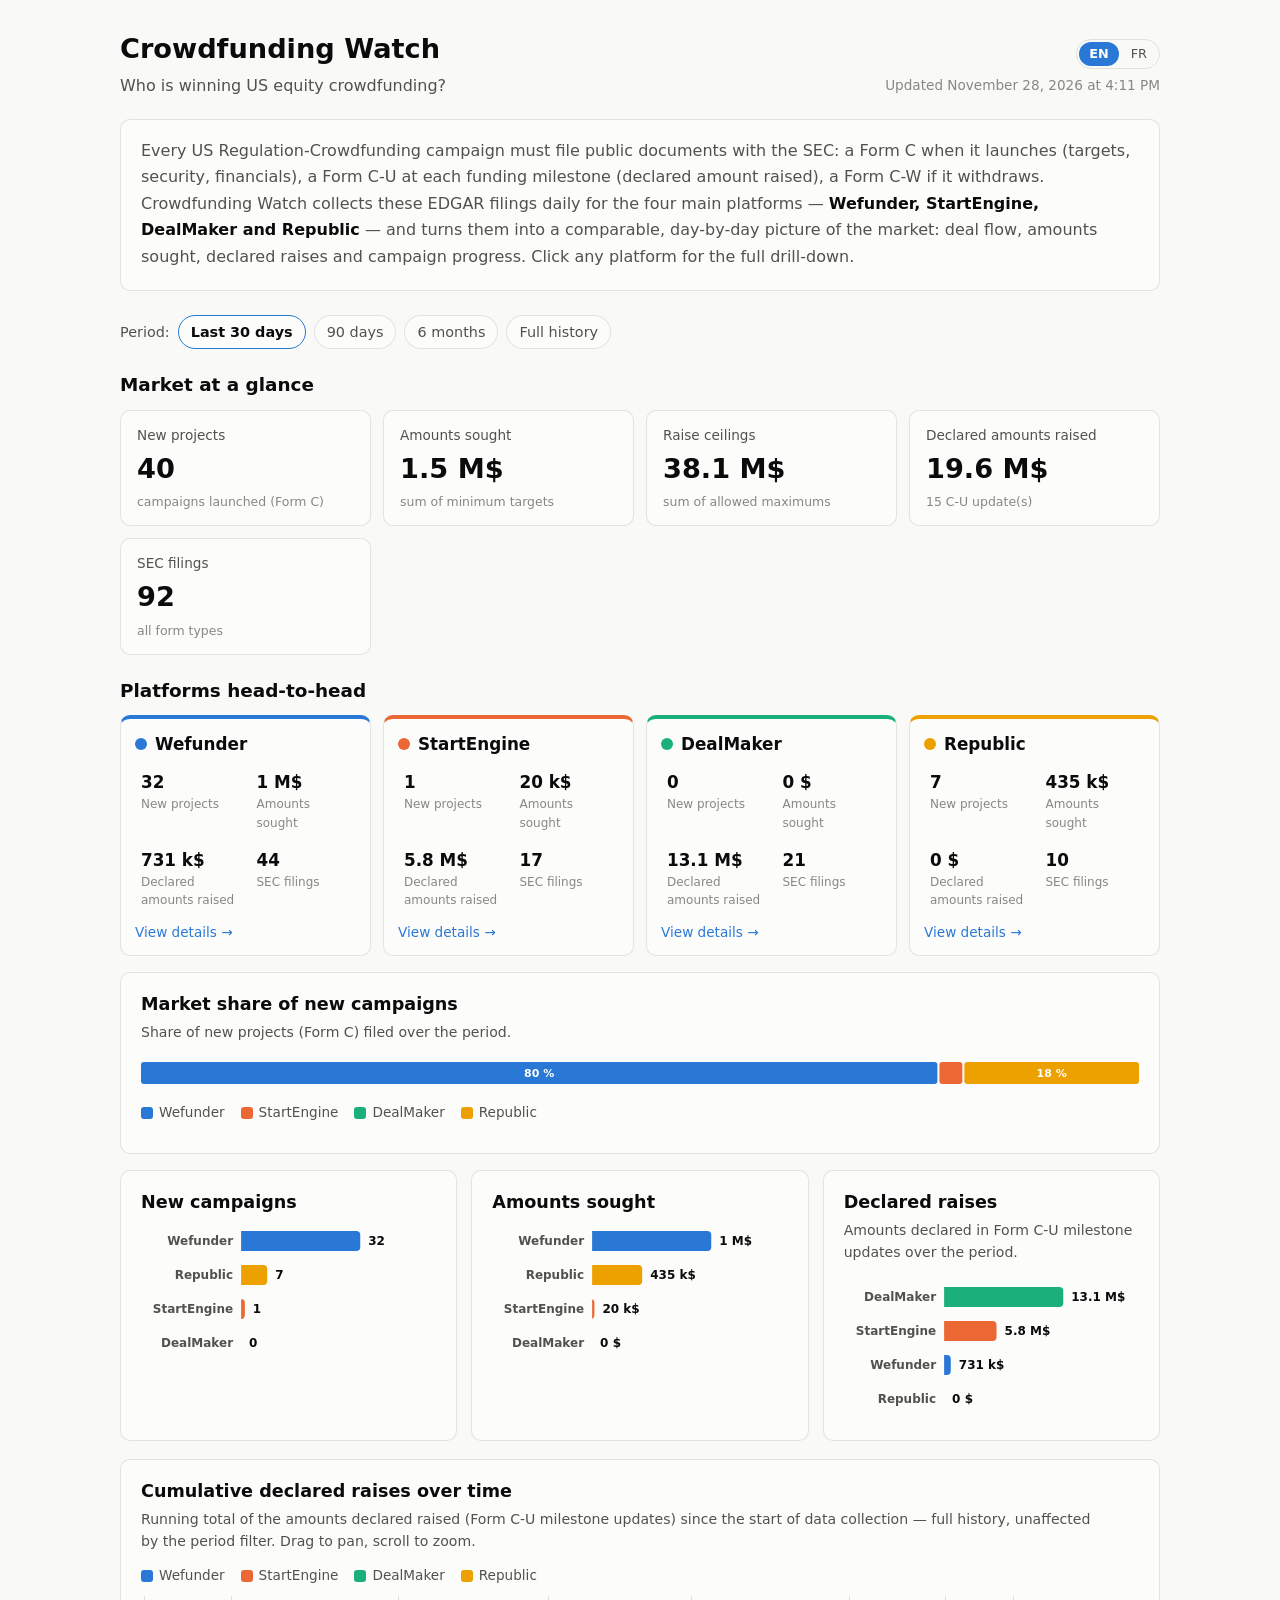
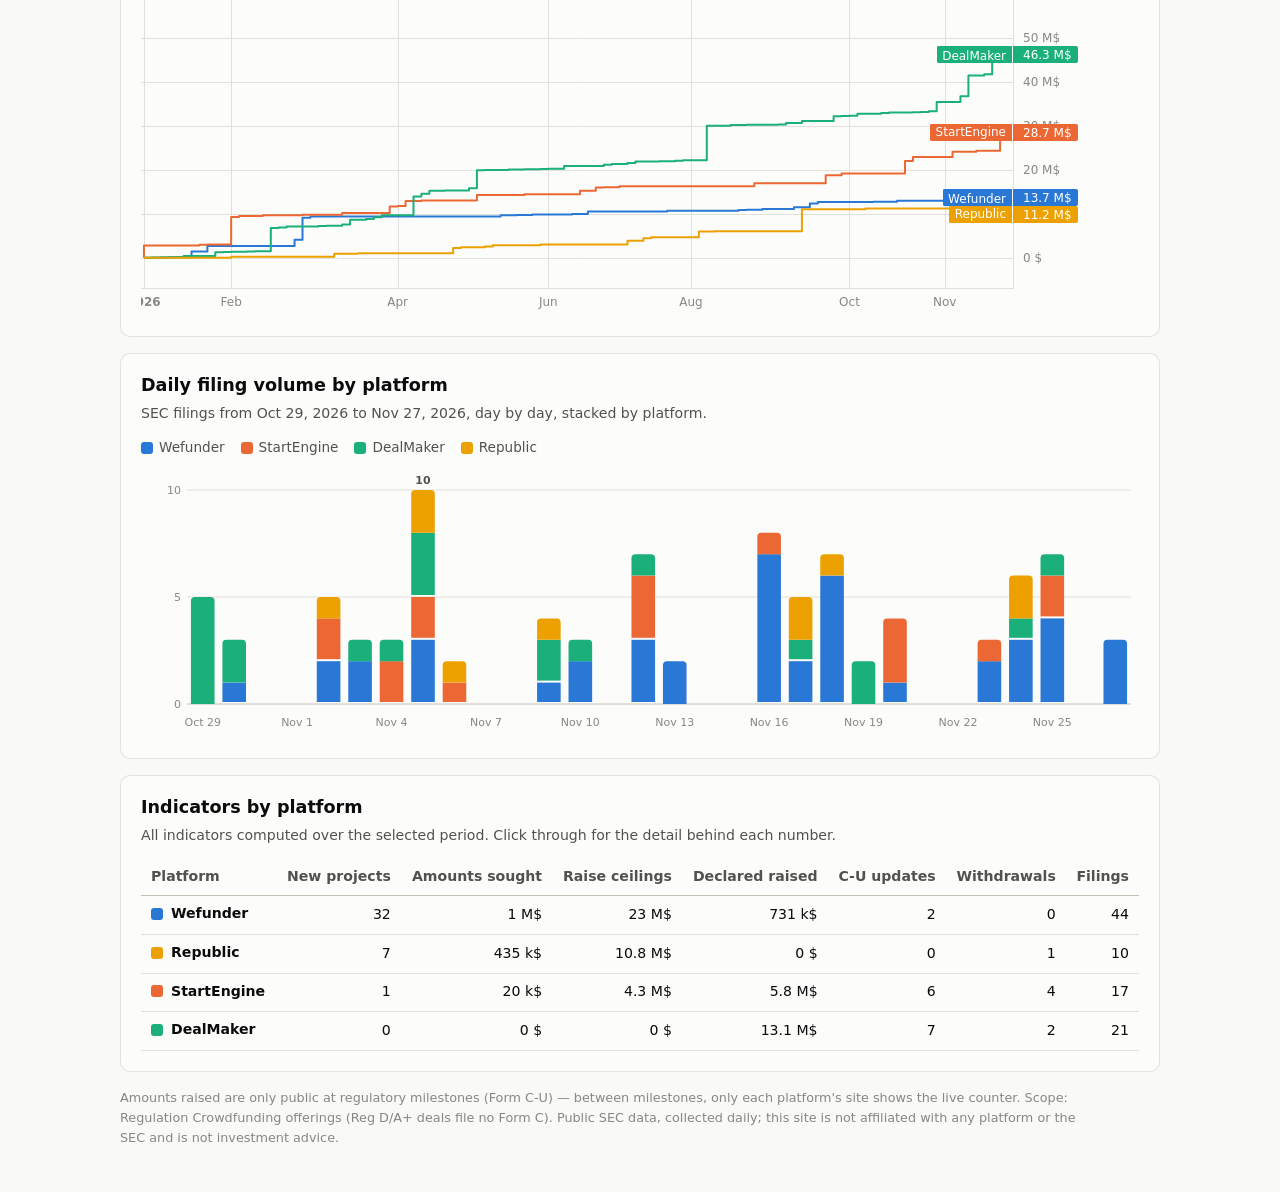
<file: index.html>
<!DOCTYPE html>
<html lang="en">
<head>
  <meta charset="utf-8">
  <meta name="viewport" content="width=device-width, initial-scale=1">
  <title>Crowdfunding Watch</title>
  <meta name="description" content="Comparative daily tracker of the main US equity-crowdfunding platforms — Wefunder, StartEngine, DealMaker, Republic — from SEC EDGAR filings.">
  <link rel="stylesheet" href="style.css">
  <link rel="icon" href="data:image/svg+xml,%3Csvg xmlns='http://www.w3.org/2000/svg' viewBox='0 0 16 16'%3E%3Crect x='1' y='8' width='3' height='7' rx='1' fill='%232a78d6'/%3E%3Crect x='6' y='4' width='3' height='11' rx='1' fill='%23eb6834'/%3E%3Crect x='11' y='1' width='3' height='14' rx='1' fill='%231baf7a'/%3E%3C/svg%3E">
</head>
<body>
  <header class="site-header">
    <div>
      <h1 data-i18n="brand"></h1>
      <p class="subtitle" id="hero-title" data-i18n="heroTitle"></p>
    </div>
    <div class="header-right">
      <nav class="lang-toggle" aria-label="Language / Langue">
        <button class="lang-btn" data-lang="en" aria-pressed="true">EN</button>
        <button class="lang-btn" data-lang="fr" aria-pressed="false">FR</button>
      </nav>
      <p class="updated" id="updated-at" aria-live="polite"></p>
    </div>
  </header>

  <main>
    <section class="card hero">
      <p data-i18n-html="heroText"></p>
    </section>

    <nav class="filter-row" aria-label="Filters">
      <span class="filter-label" data-i18n="period"></span>
      <button class="range-btn" data-days="30" data-i18n="range30"></button>
      <button class="range-btn" data-days="90" data-i18n="range90"></button>
      <button class="range-btn" data-days="180" data-i18n="range180"></button>
      <button class="range-btn" data-days="0" data-i18n="rangeAll"></button>
    </nav>

    <h2 class="section-title" data-i18n="marketTitle"></h2>
    <section class="kpi-row" id="market-kpis"></section>

    <h2 class="section-title" data-i18n="platformsTitle"></h2>
    <section class="platform-cards" id="platform-cards"></section>

    <section class="card">
      <h2 data-i18n="shareTitle"></h2>
      <p class="card-note" data-i18n="shareNote"></p>
      <div class="chart-wrap"><svg id="share-chart" role="img"></svg></div>
      <div class="legend" id="share-legend" role="list"></div>
    </section>

    <div class="compare-row">
      <section class="card">
        <h2 data-i18n="compareNewTitle"></h2>
        <div class="chart-wrap"><svg id="compare-new-chart" role="img"></svg></div>
      </section>
      <section class="card">
        <h2 data-i18n="compareTargetTitle"></h2>
        <div class="chart-wrap"><svg id="compare-target-chart" role="img"></svg></div>
      </section>
      <section class="card">
        <h2 data-i18n="compareRaisedTitle"></h2>
        <p class="card-note" data-i18n="compareRaisedNote"></p>
        <div class="chart-wrap"><svg id="compare-raised-chart" role="img"></svg></div>
      </section>
    </div>

    <section class="card">
      <h2 data-i18n="raisedTimeTitle"></h2>
      <p class="card-note" data-i18n="raisedTimeNote"></p>
      <div class="legend" id="raised-time-legend" role="list"></div>
      <div id="raised-time-chart"></div>
    </section>

    <section class="card">
      <h2 data-i18n="compareVolumeTitle"></h2>
      <p class="card-note" id="compare-volume-note"></p>
      <div class="legend" id="compare-volume-legend" role="list"></div>
      <div class="chart-wrap"><svg id="compare-volume-chart" role="img"></svg></div>
    </section>

    <section class="card">
      <h2 data-i18n="compareTableTitle"></h2>
      <p class="card-note" data-i18n="compareTableNote"></p>
      <div class="table-wrap">
        <table id="compare-table">
          <thead>
            <tr>
              <th scope="col" data-i18n="thPlatformCol"></th>
              <th scope="col" class="num" data-i18n="thNew"></th>
              <th scope="col" class="num" data-i18n="thTargetSum"></th>
              <th scope="col" class="num" data-i18n="thMaxSum"></th>
              <th scope="col" class="num" data-i18n="thRaisedSum"></th>
              <th scope="col" class="num" data-i18n="thCU"></th>
              <th scope="col" class="num" data-i18n="thWithdrawn"></th>
              <th scope="col" class="num" data-i18n="thFilings"></th>
            </tr>
          </thead>
          <tbody></tbody>
        </table>
      </div>
    </section>

    <p class="error" id="load-error" hidden data-i18n="loadError"></p>
  </main>

  <footer class="site-footer">
    <p data-i18n="footer"></p>
  </footer>

  <div class="tooltip" id="tooltip" role="status" hidden></div>
  <script src="vendor/lightweight-charts.standalone.production.js"></script>
  <script src="common.js"></script>
  <script src="home.js"></script>
</body>
</html>
</file>
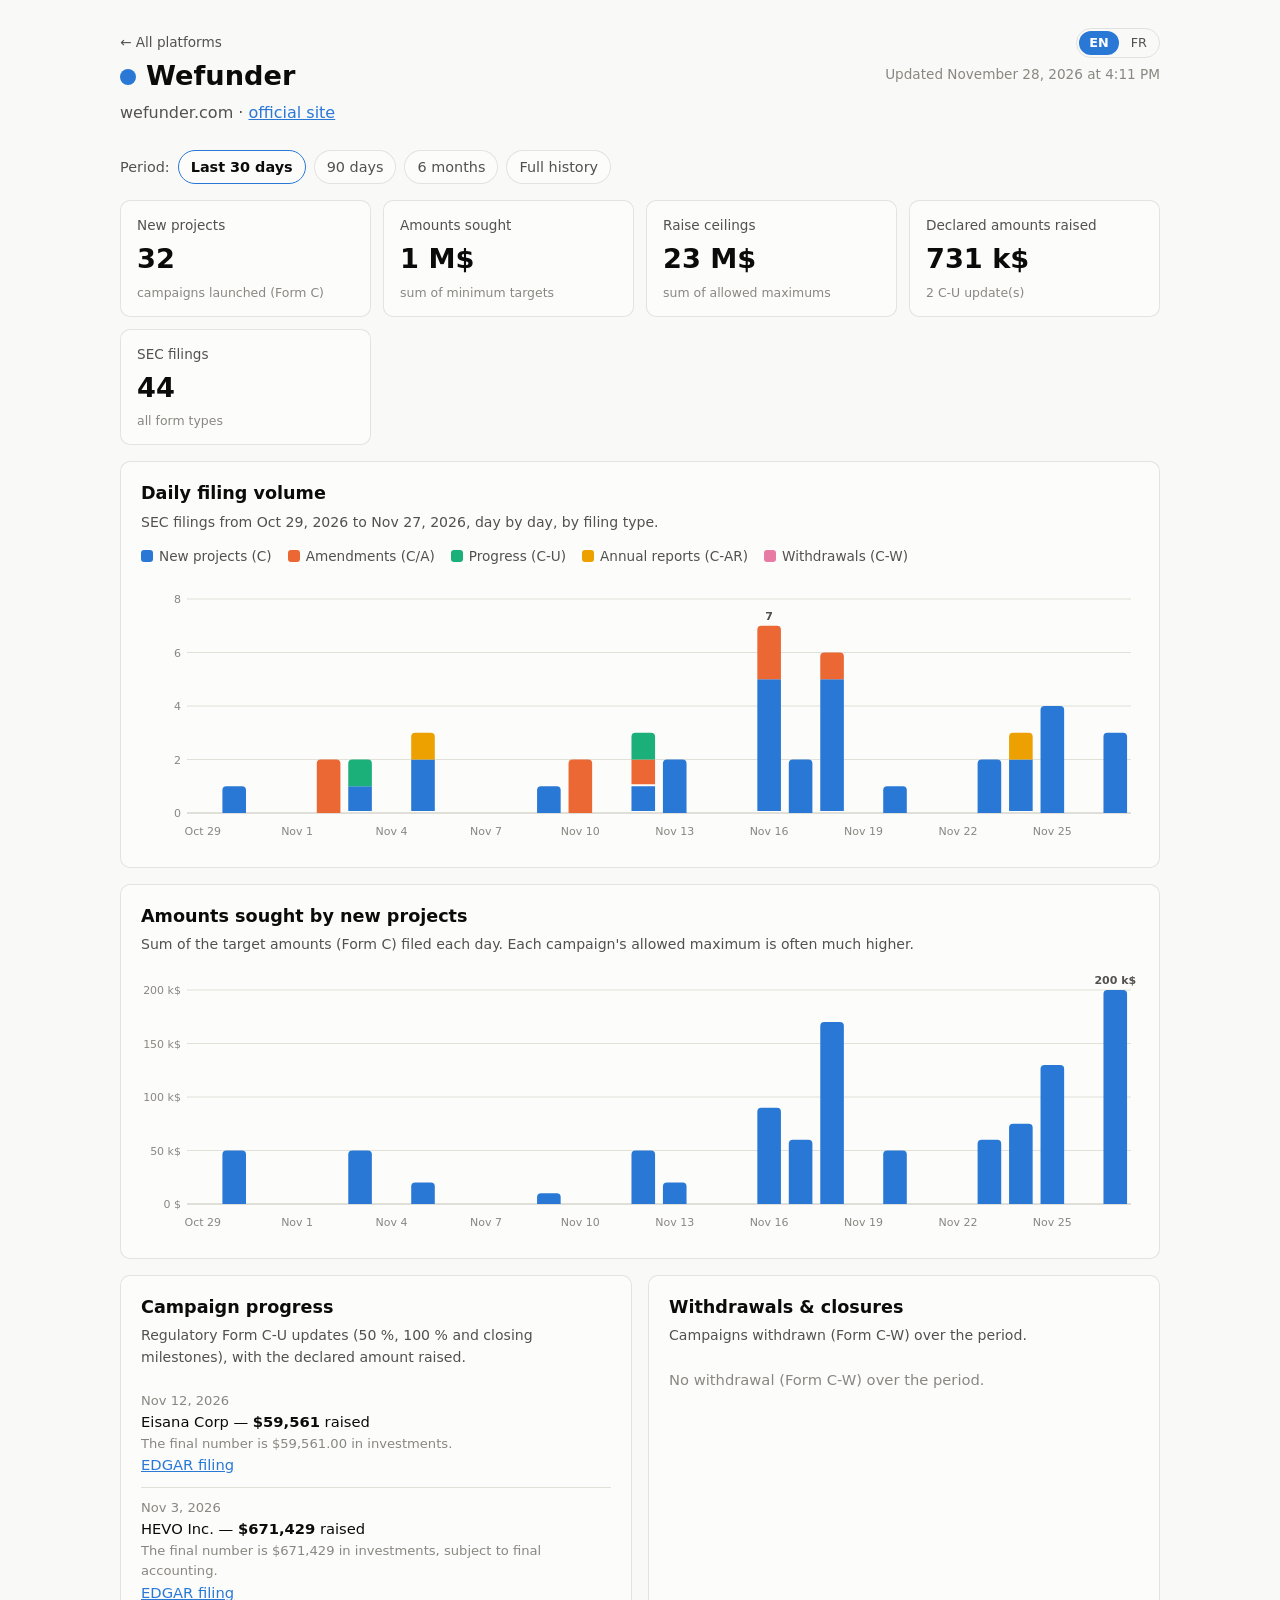
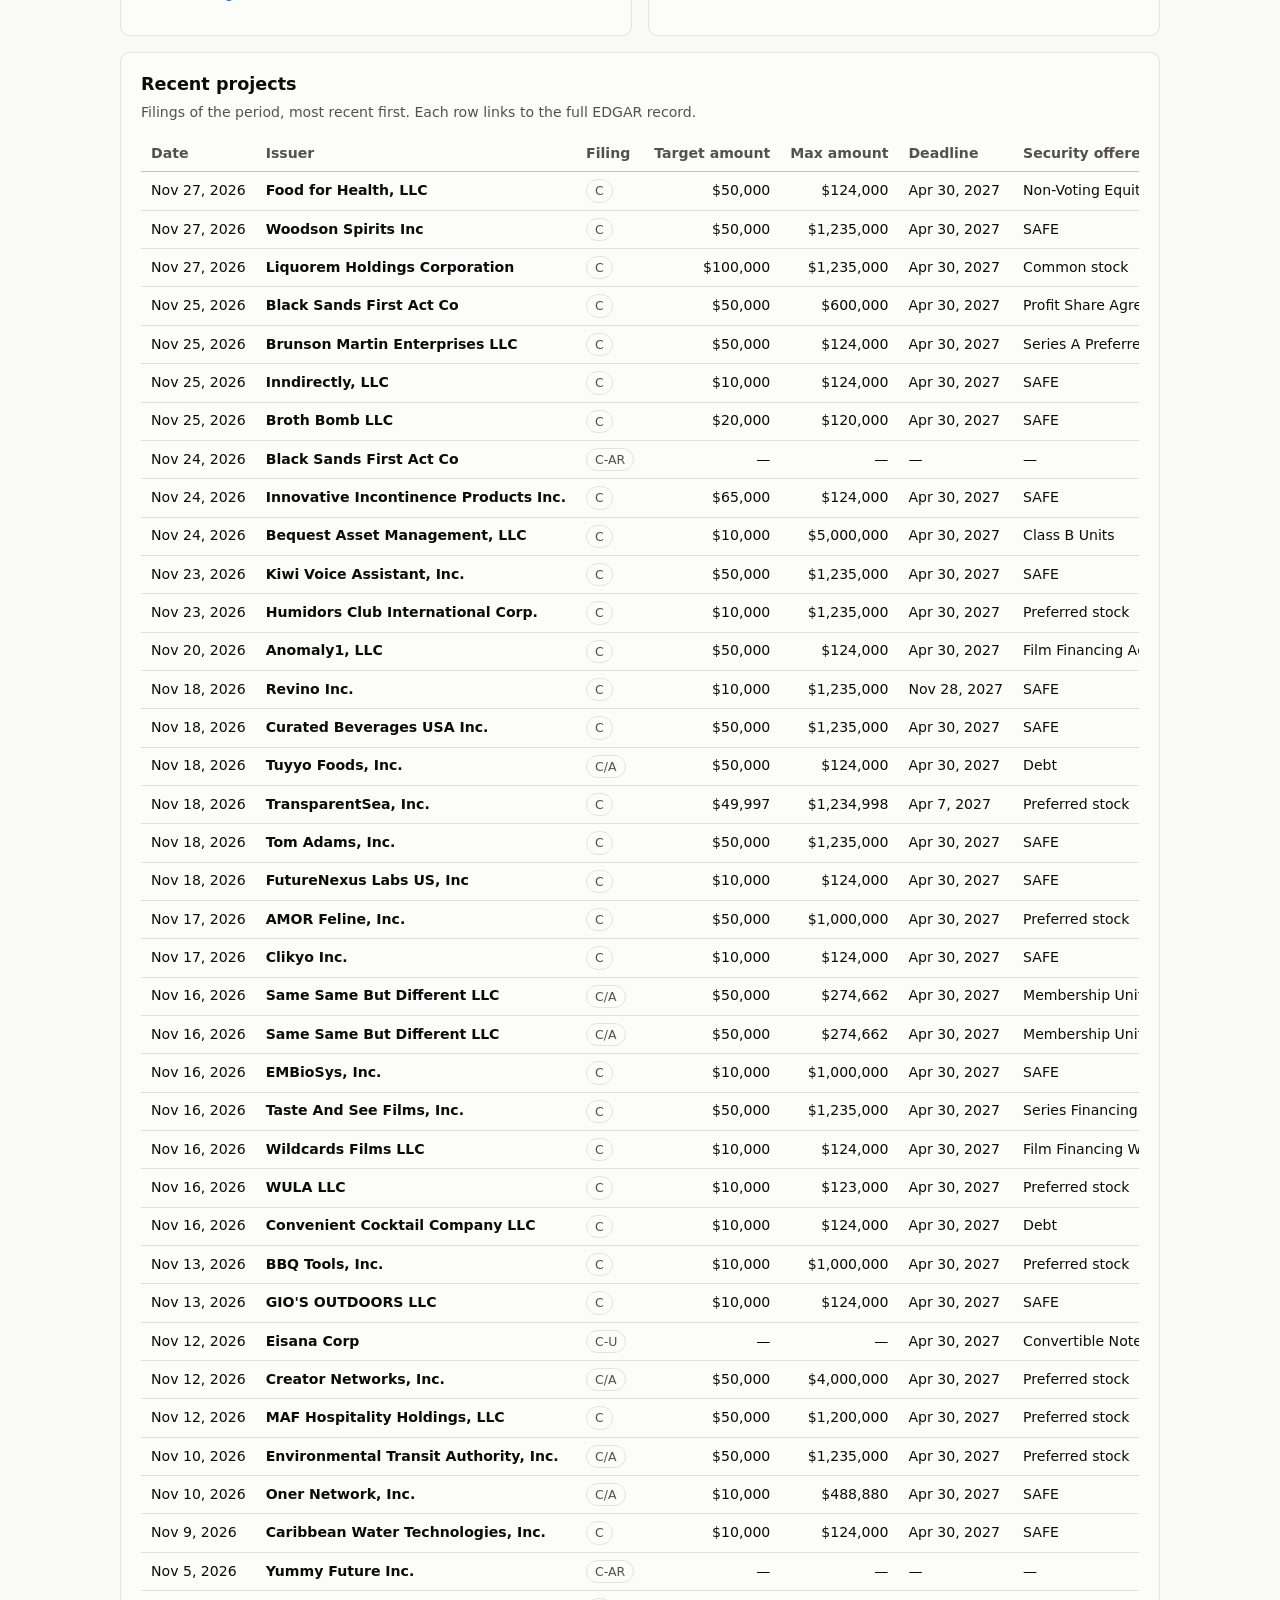
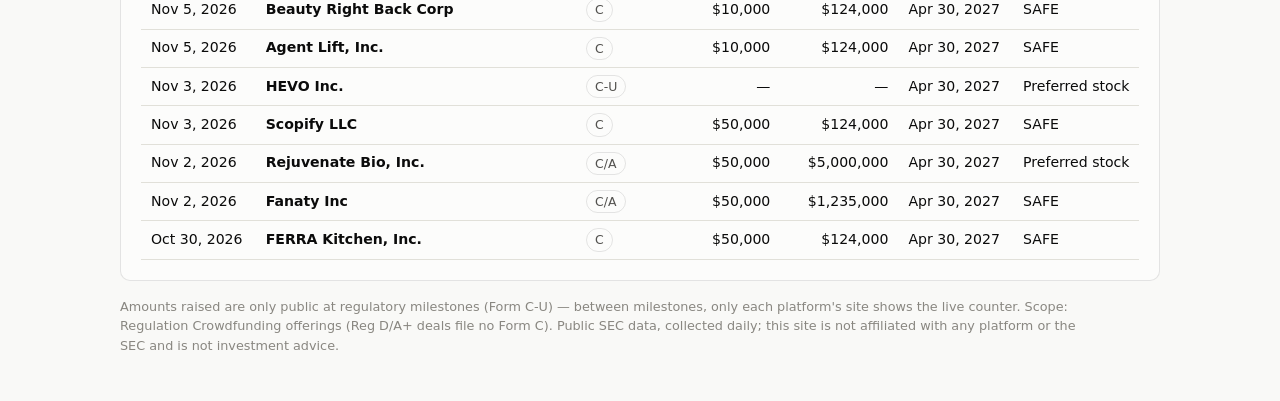
<file: platform.html>
<!DOCTYPE html>
<html lang="en">
<head>
  <meta charset="utf-8">
  <meta name="viewport" content="width=device-width, initial-scale=1">
  <title>Crowdfunding Watch</title>
  <meta name="description" content="Daily activity of a US equity-crowdfunding platform from its SEC EDGAR filings.">
  <link rel="stylesheet" href="style.css">
  <link rel="icon" href="data:image/svg+xml,%3Csvg xmlns='http://www.w3.org/2000/svg' viewBox='0 0 16 16'%3E%3Crect x='1' y='8' width='3' height='7' rx='1' fill='%232a78d6'/%3E%3Crect x='6' y='4' width='3' height='11' rx='1' fill='%23eb6834'/%3E%3Crect x='11' y='1' width='3' height='14' rx='1' fill='%231baf7a'/%3E%3C/svg%3E">
</head>
<body>
  <header class="site-header">
    <div>
      <p class="breadcrumb"><a href="index.html" data-i18n="backHome"></a></p>
      <h1 id="platform-title"><span class="platform-dot" id="platform-dot"></span><span id="platform-name"></span></h1>
      <p class="subtitle" id="platform-sub"></p>
    </div>
    <div class="header-right">
      <nav class="lang-toggle" aria-label="Language / Langue">
        <button class="lang-btn" data-lang="en" aria-pressed="true">EN</button>
        <button class="lang-btn" data-lang="fr" aria-pressed="false">FR</button>
      </nav>
      <p class="updated" id="updated-at" aria-live="polite"></p>
    </div>
  </header>

  <main>
    <nav class="filter-row" aria-label="Filters">
      <span class="filter-label" data-i18n="period"></span>
      <button class="range-btn" data-days="30" data-i18n="range30"></button>
      <button class="range-btn" data-days="90" data-i18n="range90"></button>
      <button class="range-btn" data-days="180" data-i18n="range180"></button>
      <button class="range-btn" data-days="0" data-i18n="rangeAll"></button>
    </nav>

    <section class="kpi-row" id="kpi-row"></section>

    <section class="card" id="volume">
      <h2 data-i18n="volumeTitle"></h2>
      <p class="card-note" id="volume-note"></p>
      <div class="legend" id="volume-legend" role="list"></div>
      <div class="chart-wrap"><svg id="volume-chart" role="img"></svg></div>
    </section>

    <section class="card" id="amounts">
      <h2 data-i18n="amountsTitle"></h2>
      <p class="card-note" data-i18n="amountsNote"></p>
      <div class="chart-wrap"><svg id="amounts-chart" role="img"></svg></div>
    </section>

    <div class="two-col">
      <section class="card" id="progress">
        <h2 data-i18n="progressTitle"></h2>
        <p class="card-note" data-i18n="progressNote"></p>
        <ol class="progress-feed" id="progress-feed"></ol>
      </section>

      <section class="card" id="withdrawals">
        <h2 data-i18n="withdrawTitle"></h2>
        <p class="card-note" data-i18n="withdrawNote"></p>
        <ol class="progress-feed" id="withdrawal-feed"></ol>
      </section>
    </div>

    <section class="card" id="projects">
      <h2 data-i18n="tableTitle"></h2>
      <p class="card-note" data-i18n="tableNote"></p>
      <div class="table-wrap">
        <table id="filings-table">
          <thead>
            <tr>
              <th scope="col" data-i18n="thDate"></th>
              <th scope="col" data-i18n="thIssuer"></th>
              <th scope="col" data-i18n="thForm"></th>
              <th scope="col" class="num" data-i18n="thTarget"></th>
              <th scope="col" class="num" data-i18n="thMax"></th>
              <th scope="col" data-i18n="thDeadline"></th>
              <th scope="col" data-i18n="thSecurity"></th>
              <th scope="col">EDGAR</th>
            </tr>
          </thead>
          <tbody></tbody>
        </table>
      </div>
    </section>

    <p class="error" id="load-error" hidden data-i18n="loadError"></p>
  </main>

  <footer class="site-footer">
    <p data-i18n="footer"></p>
  </footer>

  <div class="tooltip" id="tooltip" role="status" hidden></div>
  <script src="common.js"></script>
  <script src="platform.js"></script>
</body>
</html>
</file>
<file: style.css>
/* Wefunder Watch — chart chrome tokens from the validated reference palette */
:root {
  color-scheme: light;
  --page: #f9f9f7;
  --surface-1: #fcfcfb;
  --text-primary: #0b0b0b;
  --text-secondary: #52514e;
  --text-muted: #898781;
  --grid: #e1e0d9;
  --baseline: #c3c2b7;
  --border: rgba(11, 11, 11, 0.10);
  --accent: #2a78d6;
  --series-1: #2a78d6; /* nouveaux projets (C) */
  --series-2: #eb6834; /* amendements (C/A) */
  --series-3: #1baf7a; /* progression (C-U) */
  --series-4: #eda100; /* rapports annuels (C-AR) */
  --series-5: #e87ba4; /* retraits (C-W) */
}
@media (prefers-color-scheme: dark) {
  :root {
    color-scheme: dark;
    --page: #0d0d0d;
    --surface-1: #1a1a19;
    --text-primary: #ffffff;
    --text-secondary: #c3c2b7;
    --text-muted: #898781;
    --grid: #2c2c2a;
    --baseline: #383835;
    --border: rgba(255, 255, 255, 0.10);
    --accent: #3987e5;
    --series-1: #3987e5;
    --series-2: #d95926;
    --series-3: #199e70;
    --series-4: #c98500;
    --series-5: #d55181;
  }
}

* { box-sizing: border-box; }
html { -webkit-text-size-adjust: 100%; }
body {
  margin: 0;
  background: var(--page);
  color: var(--text-primary);
  font: 16px/1.55 system-ui, -apple-system, "Segoe UI", sans-serif;
}
a { color: var(--accent); }

.site-header, main, .site-footer {
  max-width: 1080px;
  margin: 0 auto;
  padding: 0 20px;
}
.site-header {
  display: flex;
  flex-wrap: wrap;
  gap: 8px 24px;
  align-items: baseline;
  justify-content: space-between;
  padding-top: 28px;
}
.site-header h1 { margin: 0 0 4px; font-size: 1.7rem; }
.subtitle { margin: 0; color: var(--text-secondary); max-width: 46rem; }
.updated { color: var(--text-muted); font-size: 0.85rem; margin: 0; }
.header-right { display: flex; flex-direction: column; align-items: flex-end; gap: 6px; }
.lang-toggle { display: flex; gap: 2px; border: 1px solid var(--border); border-radius: 999px; padding: 2px; }
.lang-btn {
  font: inherit;
  font-size: 0.8rem;
  padding: 2px 10px;
  border: 0;
  border-radius: 999px;
  background: transparent;
  color: var(--text-secondary);
  cursor: pointer;
}
.lang-btn[aria-pressed="true"] { background: var(--accent); color: #fff; font-weight: 600; }
.filter-sep { width: 1px; align-self: stretch; background: var(--grid); margin: 0 6px; }
#platform-buttons { display: contents; }

.filter-row {
  display: flex;
  flex-wrap: wrap;
  align-items: center;
  gap: 8px;
  margin: 24px 0 16px;
}
.filter-label { color: var(--text-secondary); font-size: 0.9rem; }
.range-btn {
  font: inherit;
  font-size: 0.9rem;
  padding: 5px 12px;
  border: 1px solid var(--border);
  border-radius: 999px;
  background: var(--surface-1);
  color: var(--text-secondary);
  cursor: pointer;
}
.range-btn:hover { border-color: var(--baseline); }
.range-btn[aria-pressed="true"] {
  color: var(--text-primary);
  border-color: var(--accent);
  font-weight: 600;
}

.kpi-row {
  display: grid;
  grid-template-columns: repeat(auto-fit, minmax(200px, 1fr));
  gap: 12px;
  margin-bottom: 16px;
}
.stat-tile {
  background: var(--surface-1);
  border: 1px solid var(--border);
  border-radius: 10px;
  padding: 14px 16px;
}
.stat-tile .label { color: var(--text-secondary); font-size: 0.85rem; }
.stat-tile .value { font-size: 1.7rem; font-weight: 600; margin-top: 2px; }
.stat-tile .hint { color: var(--text-muted); font-size: 0.78rem; margin-top: 2px; }

.card {
  background: var(--surface-1);
  border: 1px solid var(--border);
  border-radius: 10px;
  padding: 18px 20px 20px;
  margin-bottom: 16px;
}
.card h2 { margin: 0 0 4px; font-size: 1.1rem; }
.card-note { margin: 0 0 12px; color: var(--text-secondary); font-size: 0.88rem; max-width: 60rem; }

.two-col {
  display: grid;
  grid-template-columns: repeat(auto-fit, minmax(320px, 1fr));
  gap: 16px;
  margin-bottom: 16px;
}
.two-col .card { margin-bottom: 0; }

.legend { display: flex; flex-wrap: wrap; gap: 6px 16px; margin-bottom: 10px; }
.legend .key {
  display: inline-flex;
  align-items: center;
  gap: 6px;
  color: var(--text-secondary);
  font-size: 0.85rem;
}
.legend .swatch { width: 12px; height: 12px; border-radius: 3px; }

.chart-wrap { width: 100%; overflow-x: auto; }
.chart-wrap svg { display: block; width: 100%; height: auto; }

.tooltip {
  position: fixed;
  z-index: 10;
  pointer-events: none;
  background: var(--surface-1);
  border: 1px solid var(--border);
  border-radius: 8px;
  box-shadow: 0 4px 14px rgba(0, 0, 0, 0.18);
  padding: 8px 10px;
  font-size: 0.85rem;
  max-width: 280px;
}
.tooltip .tt-title { color: var(--text-muted); margin-bottom: 4px; }
.tooltip .tt-row { display: flex; align-items: center; gap: 7px; }
.tooltip .tt-key { width: 12px; height: 0; border-top: 3px solid; border-radius: 2px; flex: none; }
.tooltip .tt-value { font-weight: 600; }
.tooltip .tt-name { color: var(--text-secondary); }

.progress-feed { list-style: none; margin: 0; padding: 0; }
.progress-feed li {
  padding: 10px 0;
  border-top: 1px solid var(--grid);
  font-size: 0.92rem;
}
.progress-feed li:first-child { border-top: 0; }
.progress-feed .amount { font-weight: 600; }
.progress-feed .date { color: var(--text-muted); font-size: 0.82rem; }
.progress-feed .empty { color: var(--text-muted); }

.table-wrap { overflow-x: auto; }
table { border-collapse: collapse; width: 100%; font-size: 0.88rem; }
th, td { text-align: left; padding: 7px 10px; white-space: nowrap; }
td.num, th.num { text-align: right; font-variant-numeric: tabular-nums; }
thead th {
  color: var(--text-secondary);
  font-weight: 600;
  border-bottom: 1px solid var(--baseline);
}
tbody tr { border-bottom: 1px solid var(--grid); }
tbody tr:hover { background: color-mix(in srgb, var(--accent) 6%, transparent); }
td .issuer { font-weight: 550; }
.form-pill {
  display: inline-block;
  font-size: 0.78rem;
  padding: 1px 8px;
  border-radius: 999px;
  border: 1px solid var(--border);
  color: var(--text-secondary);
}

.error { color: #d03b3b; }
.site-footer { padding-bottom: 32px; }
.site-footer p { color: var(--text-muted); font-size: 0.8rem; max-width: 60rem; }

/* --- home page --- */
.hero { margin-top: 20px; }
.hero p { margin: 0; color: var(--text-secondary); max-width: 64rem; line-height: 1.65; }
.hero strong { color: var(--text-primary); }
.section-title { font-size: 1.15rem; margin: 22px 0 10px; }

.platform-cards {
  display: grid;
  grid-template-columns: repeat(auto-fit, minmax(230px, 1fr));
  gap: 12px;
  margin-bottom: 16px;
}
.platform-card {
  background: var(--surface-1);
  border: 1px solid var(--border);
  border-top: 4px solid var(--platform-color);
  border-radius: 10px;
  padding: 12px 14px;
  display: flex;
  flex-direction: column;
  gap: 8px;
}
.platform-head {
  display: inline-flex;
  align-items: center;
  gap: 8px;
  text-decoration: none;
  color: var(--text-primary);
}
.platform-dot {
  width: 12px;
  height: 12px;
  border-radius: 50%;
  background: var(--platform-color);
  flex: none;
}
h1 .platform-dot { width: 16px; height: 16px; margin-right: 10px; display: inline-block; }
.platform-name { font-weight: 650; font-size: 1.05rem; }
.platform-mini-kpis {
  display: grid;
  grid-template-columns: 1fr 1fr;
  gap: 6px 10px;
}
.mini-kpi { text-decoration: none; border-radius: 6px; padding: 4px 6px; }
.mini-kpi:hover { background: color-mix(in srgb, var(--platform-color) 10%, transparent); }
.mini-kpi .value { font-weight: 650; color: var(--text-primary); font-size: 1.05rem; }
.mini-kpi .label { color: var(--text-muted); font-size: 0.75rem; }
.platform-foot {
  margin-top: auto;
  font-size: 0.85rem;
  text-decoration: none;
  color: var(--accent);
}
.platform-foot:hover { text-decoration: underline; }

#raised-time-chart { height: 320px; }

.compare-row {
  display: grid;
  grid-template-columns: repeat(auto-fit, minmax(300px, 1fr));
  gap: 14px;
  margin-bottom: 18px;
}
.compare-row .card { margin: 0; }

.breadcrumb { margin: 0 0 2px; font-size: 0.85rem; }
.breadcrumb a { text-decoration: none; color: var(--text-secondary); }
.breadcrumb a:hover { color: var(--accent); }

a.stat-tile { text-decoration: none; color: inherit; display: block; }
a.stat-tile:hover { border-color: var(--accent); }
.legend a.key { text-decoration: none; }
.legend a.key:hover span:last-child { text-decoration: underline; }
.platform-link { display: inline-flex; align-items: center; gap: 8px; text-decoration: none; color: inherit; }
.platform-link .swatch { width: 12px; height: 12px; border-radius: 3px; flex: none; }
.platform-link:hover .issuer { text-decoration: underline; }
#compare-table td.num a { text-decoration: none; color: inherit; }
#compare-table td.num a:hover { color: var(--accent); text-decoration: underline; }
#share-chart { max-width: 100%; }
</file>
